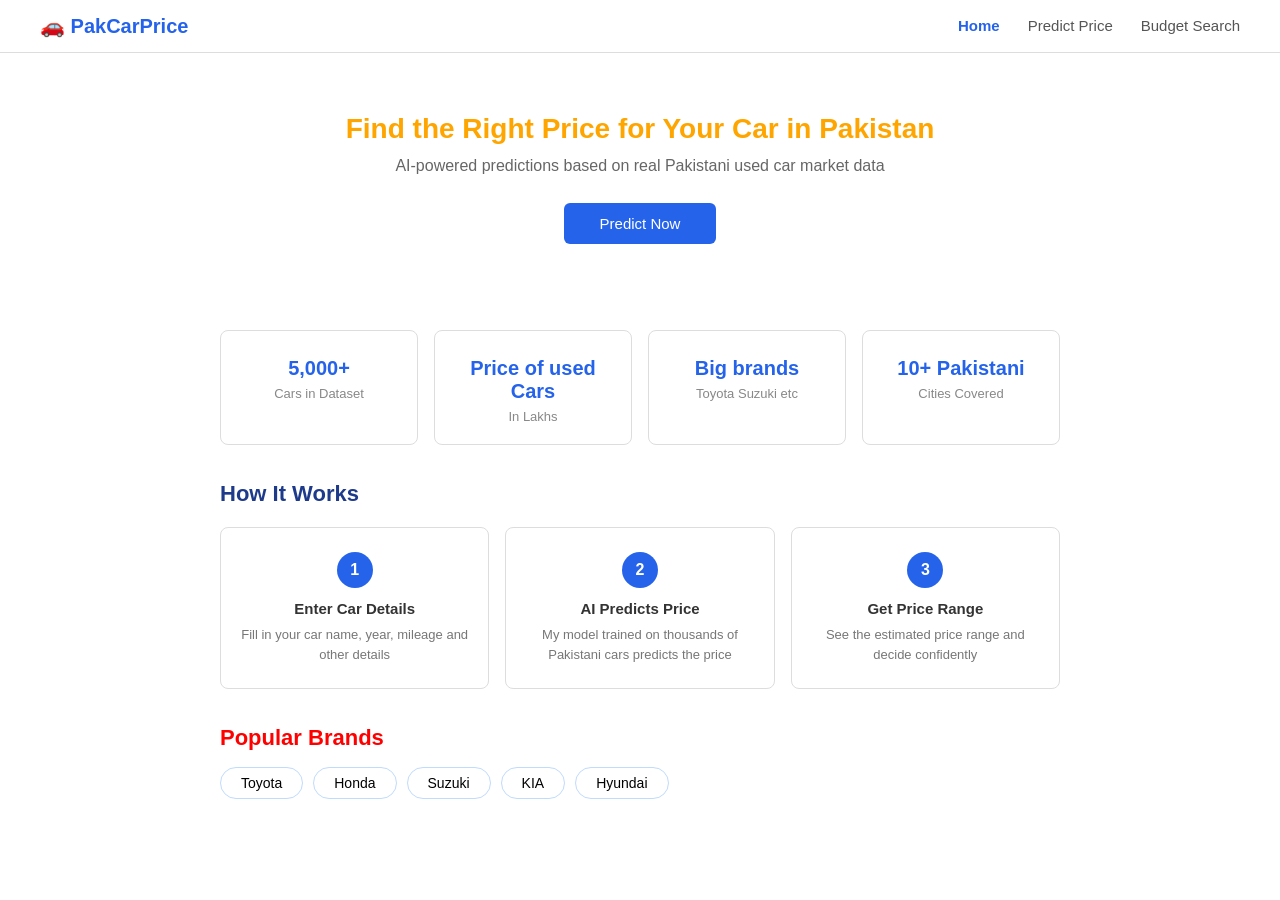
<file: index.html>
<!DOCTYPE html>
<html lang="en">
<head>
    <meta charset="UTF-8">
    <meta name="viewport" content="width=device-width, initial-scale=1.0">
    <title>Pakistan Car Price Predictor</title>
    <link rel="stylesheet" href="style.css">
</head>
<body>


    <nav class="navbar">
        <div class="nav-logo">🚗 PakCarPrice</div>
        <ul class="nav-links">
            <li><a href="#home" class="active">Home</a></li>
            <li><a href="predict.html">Predict Price</a></li>
        
            <li><a href="budget.html">Budget Search</a></li>
           
        </ul>
    </nav>

    
    <section id="home">
        <div class="hero">
            <h1>Find the Right Price for Your Car in Pakistan</h1>
            <p>AI-powered predictions based on real Pakistani used car market data</p>
            <a href="predict.html" class="btn">Predict Now</a>
        </div>

      
        <div class="stats-grid">
            <div class="stat-card">
                <span class="stat-icon"></span>
                <span class="stat-number">5,000+</span>
                <span class="stat-label">Cars in Dataset</span>
            </div>
            <div class="stat-card">
                <span class="stat-icon"></span>
                <span class="stat-number">Price of used Cars</span>
                <span class="stat-label">In Lakhs</span>
            </div>
            <div class="stat-card">
                <span class="stat-icon"></span>
                <span class="stat-number">Big brands</span>
                <span class="stat-label">Toyota Suzuki etc</span>
            </div>
            <div class="stat-card">
                <span class="stat-icon"></span>
                <span class="stat-number">10+ Pakistani</span>
                <span class="stat-label">Cities Covered</span>
            </div>
        </div>

        
        <div class="how-section">
            <h2>How It Works</h2>
            <div class="steps-grid">
                <div class="step">
                    <div class="step-number">1</div>
                    <h3>Enter Car Details</h3>
                    <p>Fill in your car name, year, mileage and other details</p>
                </div>
                <div class="step">
                    <div class="step-number">2</div>
                    <h3>AI Predicts Price</h3>
                    <p>My model trained on thousands of Pakistani cars predicts the price</p>
                </div>
                <div class="step">
                    <div class="step-number">3</div>
                    <h3>Get Price Range</h3>
                    <p>See the estimated price range and decide confidently</p>
                </div>
            </div>
        </div>

        
        <div class="brands-section">
            <h2>Popular Brands</h2>
            <div class="brands-list">
                <span class="brand">Toyota</span>
                <span class="brand">Honda</span>
                <span class="brand">Suzuki</span>
                <span class="brand">KIA</span>
                <span class="brand">Hyundai</span>
            </div>
        </div>

    </section>

   
</body>
</html>
</file>
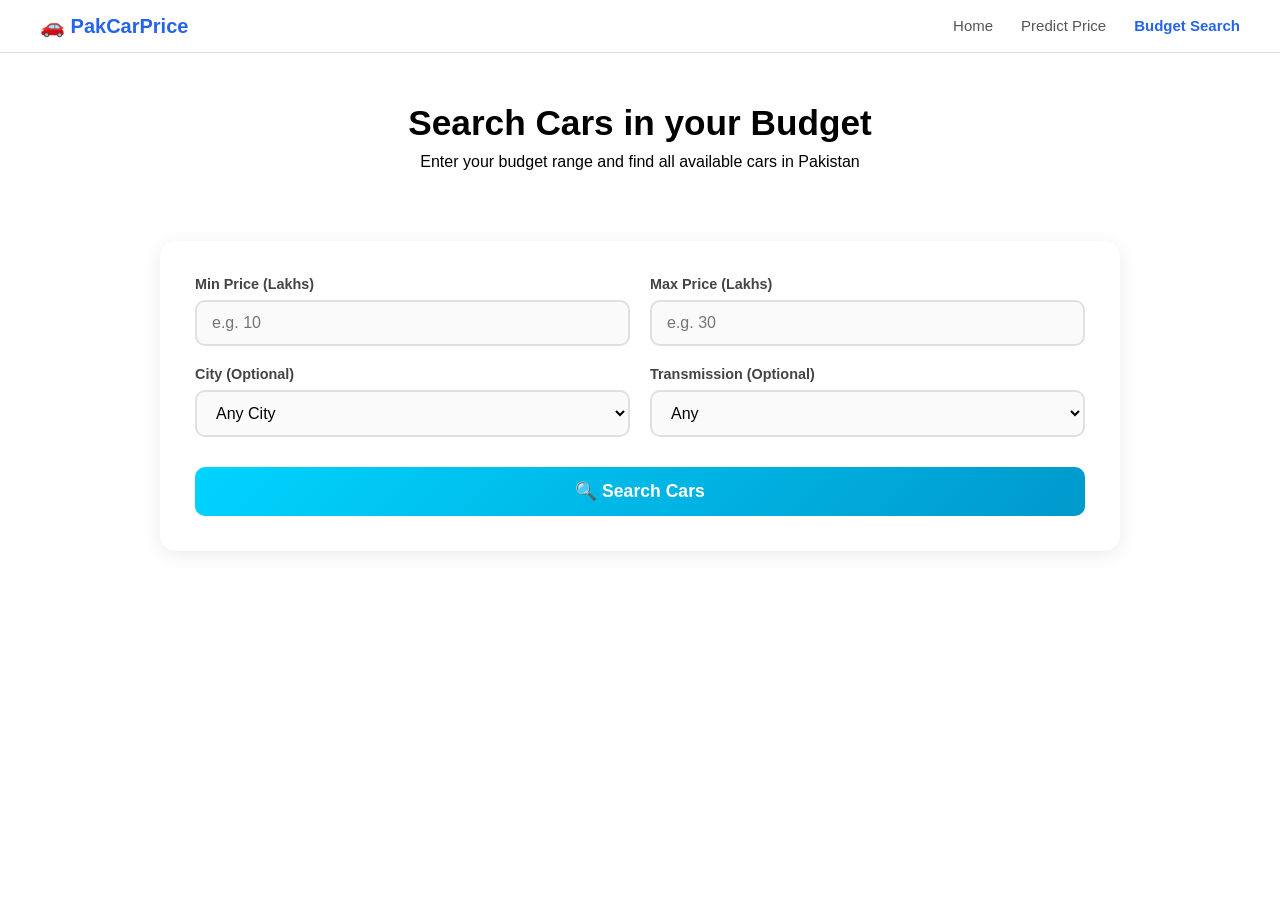
<file: budget.html>
<!DOCTYPE html>
<html lang="en">
<head>
    <meta charset="UTF-8">
    <meta name="viewport" content="width=device-width, initial-scale=1.0">
    <title>Budget Search - PakCarPrice</title>
    <link rel="stylesheet" href="style.css">
    <link rel="stylesheet" href="style2.css">
</head>
<body>

   
    <nav class="navbar">
        <div class="nav-logo">🚗 PakCarPrice</div>
        <ul class="nav-links">
            <li><a href="index.html">Home</a></li>
            <li><a href="predict.html">Predict Price</a></li>
            
            <li><a href="budget.html" class="active">Budget Search</a></li>
          
        </ul>
    </nav>

  
    <div class="page-title">
        <h1>Search Cars in your Budget</h1>
        <p>Enter your budget range and find all available cars in Pakistan</p>
    </div>

    
    <div class="budget-wrapper">
        <div class="budget-form">

           
            <div class="form-row">
                <div class="form-group">
                    <label for="min-price">Min Price (Lakhs)</label>
                    <input type="number" id="min-price" placeholder="e.g. 10" min="1">
                </div>
                <div class="form-group">
                    <label for="max-price">Max Price (Lakhs)</label>
                    <input type="number" id="max-price" placeholder="e.g. 30" min="1">
                </div>
            </div>

            <div class="form-row">
                <div class="form-group">
                    <label for="budget-city">City (Optional)</label>
                    <select id="budget-city">
                        <option value="">Any City</option>
                        <option>Karachi</option>
                        <option>Lahore</option>
                        <option>Islamabad</option>
                        <option>Rawalpindi</option>
                        <option>Peshawar</option>
                        <option>Quetta</option>
                        <option>Faisalabad</option>
                        <option>Multan</option>
                    </select>
                </div>
                <div class="form-group">
                    <label for="budget-transmission">Transmission (Optional)</label>
                    <select id="budget-transmission">
                        <option value="">Any</option>
                        <option>Manual</option>
                        <option>Automatic</option>
                    </select>
                </div>
            </div>

            <button class="btn-search" onclick="searchByBudget()">🔍 Search Cars</button>
        </div>

        <div id="results-section" class="results-section" style="display:none;">
            <div class="results-header">
                <h2>Results</h2>
                <span id="results-count" class="results-count"></span>
            </div>

           
            <div id="loading" class="loading" style="display:none;">
                <div class="spinner"></div>
                <p>Searching cars...</p>
            </div>

            
            <div id="cars-grid" class="cars-grid"></div>

            <div id="no-results" class="no-results" style="display:none;">
                
                <p>No cars found in this budget range.</p>
                <small>Try widening your price range.</small>
            </div>
        </div>

    </div>

 

    <script src="budget.js"></script>
</body>
</html>
</file>
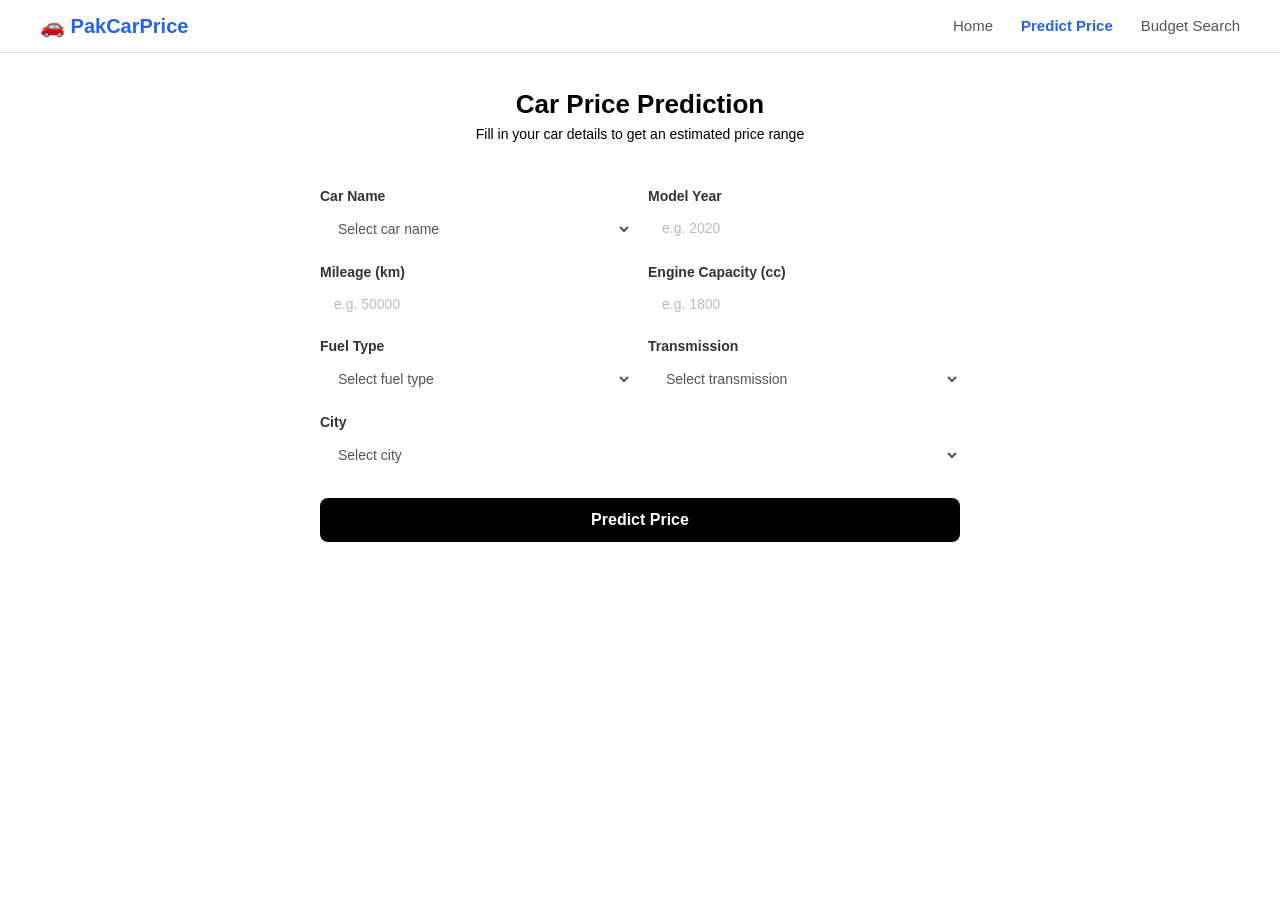
<file: predict.html>
<!DOCTYPE html>
<html lang="en">
<head>
    <meta charset="UTF-8">
    <meta name="viewport" content="width=device-width, initial-scale=1.0">
    <title>Predict Price - PakCarPrice</title>
    <link rel="stylesheet" href="style1.css">
    <link rel="stylesheet" href="style.css">
</head>
<body>

  
    <nav class="navbar">
        <div class="nav-logo">🚗 PakCarPrice</div>
        <ul class="nav-links">
            <li><a href="index.html">Home</a></li>
            <li><a href="predict.html" class="active">Predict Price</a></li>
           
            <li><a href="budget.html">Budget Search</a></li>
         
        </ul>
    </nav>

   
    <div class="page-title">
        <h1>Car Price Prediction</h1>
        <p>Fill in your car details to get an estimated price range</p>
    </div>

    
    <div class="form-wrapper">
        <form id="predict-form">

            <div class="form-row">
                <div class="form-group">
                    <label for="car-name">Car Name</label>
                    <select id="car-name" required>
                        <option value="">Select car name</option>
                        <option>Toyota Yaris</option>
                        <option>Honda Civic</option>
                        <option>BMW 5</option>
                        <option>Audi A6</option>
                        <option>Toyota Corolla</option>
                        <option>Suzuki Alto</option>
                        <option>Suzuki Swift</option>
                        <option>Chery Tiggo</option>
                        <option>Hyundai Elantra</option>
                        <option>Nissan Dayz</option>
                        <option>Toyota Vitz</option>
                        <option>Suzuki Liana</option>
                        <option>Suzuki Wagon</option>
                        <option>Toyota Corona</option>
                        <option>Toyota Land</option>
                        <option>Toyota Hilux</option>
                        <option>Daihatsu Cuore</option>
                        <option>Suzuki Spacia</option>
                        <option>Suzuki Every</option>
                        <option>Toyota Raize</option>
                        <option>Suzuki Kei</option>
                        <option>Haval H6</option>
                        <option>Suzuki Khyber</option>
                        <option>Toyota Passo</option>
                        <option>Toyota Aqua</option>
                        <option>Suzuki Hustler</option>
                        <option>Toyota C-HR</option>
                        <option>Honda City</option>
                        <option>KIA Sportage</option>
                        <option>Toyota Premio</option>
                        <option>Mitsubishi Pajero</option>
                        <option>Toyota Mark</option>
                        <option>Suzuki Mehran</option>
                        <option>Audi A4</option>
                        <option>Changan Karvaan</option>
                        <option>MG ZS</option>
                        <option>MG HS</option>
                        <option>FAW Carrier</option>
                        <option>Honda BR-V</option>
                        <option>Hyundai Sonata</option>
                        <option>Honda Accord</option>
                        <option>Hyundai Tucson</option>
                        <option>Honda Zest</option>
                        <option>Sogo Pickup</option>
                        <option>Hyundai Santa</option>
                        <option>Toyota Fortuner</option>
                        <option>Daihatsu Hijet</option>
                        <option>Honda Vezel</option>
                        <option>Daihatsu Mira</option>
                        <option>Changan Oshan</option>
                        <option>Suzuki FX</option>
                        <option>Toyota Starlet</option>
                        <option>Toyota Prado</option>
                        <option>Toyota Prius</option>
                        <option>Prince Pearl</option>
                        <option>Mercedes Benz</option>
                        <option>Mitsubishi EK</option>
                        <option>Honda Life</option>
                        <option>Suzuki Cultus</option>
                        <option>JAC T9</option>
                        <option>DFSK Glory</option>
                        <option>Daihatsu Taft</option>
                        <option>Daihatsu Charade</option>
                        <option>Daihatsu Storia</option>
                        <option>Daihatsu Atrai</option>
                        <option>Chery QQ</option>
                        <option>Audi A5</option>
                        <option>Nissan Moco</option>
                        <option>Suzuki Ravi</option>
                        <option>Toyota Sienta</option>
                        <option>Suzuki Cervo</option>
                        <option>Hyundai Santro</option>
                        <option>Toyota Harrier</option>
                        <option>Suzuki Jimny</option>
                        <option>KIA Picanto</option>
                        <option>Daihatsu Rocky</option>
                        <option>Subaru Stella</option>
                        <option>Nissan Note</option>
                        <option>Lexus RX</option>
                        <option>Changan Alsvin</option>
                        <option>Suzuki Bolan</option>
                        <option>KIA Classic</option>
                        <option>Daewoo Racer</option>
                        <option>KIA Stonic</option>
                        <option>Mitsubishi Mirage</option>
                        <option>Toyota Probox</option>
                        <option>Toyota Porte</option>
                        <option>Nissan Serena</option>
                        <option>Nissan AD</option>
                        <option>Suzuki Ciaz</option>
                        <option>Honda Freed</option>
                        <option>Daihatsu Move</option>
                        <option>Toyota Pixis</option>
                        <option>Nissan Juke</option>
                        <option>Mazda Scrum</option>
                        <option>FAW X-PV</option>
                        <option>Honda Grace</option>
                        <option>Honda N</option>
                        <option>Honda Vamos</option>
                        <option>Haval Jolion</option>
                        <option>Suzuki Baleno</option>
                        <option>Proton X70</option>
                        <option>BMW 3</option>
                        <option>BAIC BJ40</option>
                        <option>Nissan Clipper</option>
                        <option>Mazda Carol</option>
                        <option>Nissan Tiida</option>
                        <option>Daihatsu Cast</option>
                        <option>Suzuki Xbee</option>
                        <option>Honda Insight</option>
                        <option>Audi A3</option>
                        <option>Honda Thats</option>
                        <option>KIA Spectra</option>
                        <option>Toyota Platz</option>
                        <option>Toyota Town</option>
                        <option>Toyota Belta</option>
                        <option>Honda Airwave</option>
                        <option>Toyota Crown</option>
                        <option>Cadillac Escalade</option>
                        <option>Suzuki Margalla</option>
                        <option>Mitsubishi Lancer</option>
                        <option>Ford Crown</option>
                        <option>Honda Fit</option>
                        <option>Nissan Sunny</option>
                        <option>Mitsubishi Ek</option>
                        <option>JW Forland</option>
                        <option>Honda HR-V</option>
                        <option>Adam Revo</option>
                        <option>Nissan Navara</option>
                        <option>Subaru Pleo</option>
                        <option>Nissan Otti</option>
                        <option>Toyota Tundra</option>
                        <option>Toyota Aygo</option>
                        <option>Nissan Kicks</option>
                        <option>Toyota Surf</option>
                        <option>Jetour Dashing</option>
                        <option>Suzuki Vitara</option>
                        <option>Jeep M</option>
                        <option>Ford F</option>
                        <option>Daihatsu Boon</option>
                        <option>Nissan Patrol</option>
                        <option>Toyota Hiace</option>
                        <option>Peugeot 2008</option>
                        <option>Toyota Allion</option>
                        <option>SsangYong Stavic</option>
                        <option>Suzuki Potohar</option>
                        <option>BMW 2</option>
                        <option>Toyota Voxy</option>
                        <option>Chevrolet Exclusive</option>
                        <option>FAW V2</option>
                        <option>KIA Sorento</option>
                        <option>Ferrari Roma</option>
                        <option>Mazda B2200</option>
                        <option>Honda Inspire</option>
                        <option>Mazda RX8</option>
                        <option>Mitsubishi Fto</option>
                        <option>Datsun 120</option>
                        <option>Mazda 323</option>
                        <option>Mazda Flair</option>
                        <option>Hyundai H-100</option>
                        <option>Toyota Rav4</option>
                        <option>Mazda 626</option>
                        <option>Chevrolet Joy</option>
                        <option>Nissan Skyline</option>
                        <option>Proton Saga</option>
                        <option>Dongfeng Box</option>
                        <option>Nissan March</option>
                        <option>Chevrolet Optra</option>
                        <option>Lexus LX</option>
                        <option>Jeep Cj</option>
                        <option>Hyundai Excel</option>
                        <option>Daihatsu Tanto</option>
                        <option>Toyota Roomy</option>
                        <option>Toyota Camry</option>
                        <option>Bentley Continental</option>
                        <option>Honda Acty</option>
                        <option>Master Foton</option>
                        <option>Range Rover</option>
                        <option>Sokon Mpv</option>
                        <option>Honda Cross</option>
                    </select>
                </div>

                <div class="form-group">
                    <label for="model-year">Model Year</label>
                    <input type="number" id="model-year" placeholder="e.g. 2020" min="1990" max="2026" required>
                </div>
            </div>

           
            <div class="form-row">
                <div class="form-group">
                    <label for="mileage">Mileage (km)</label>
                    <input type="number" id="mileage" placeholder="e.g. 50000" required>
                </div>

                <div class="form-group">
                    <label for="engine">Engine Capacity (cc)</label>
                    <input type="number" id="engine" placeholder="e.g. 1800" required>
                </div>
            </div>

           
            <div class="form-row">
                <div class="form-group">
                    <label for="fuel">Fuel Type</label>
                    <select id="fuel" required>
                        <option value="">Select fuel type</option>
                        <option>Petrol</option>
                        <option>Diesel</option>
                        <option>Hybrid</option>
                        <option>Electric</option>
                        <option>CNG</option>
                    </select>
                </div>

                <div class="form-group">
                    <label for="transmission">Transmission</label>
                    <select id="transmission" required>
                        <option value="">Select transmission</option>
                        <option>Manual</option>
                        <option>Automatic</option>
                    </select>
                </div>
            </div>

            <div class="form-row">
                <div class="form-group full-width">
                    <label for="city">City</label>
                    <select id="city" required>
                        <option value="">Select city</option>
                        <option>Karachi</option>
                        <option>Lahore</option>
                        <option>Islamabad</option>
                        <option>Rawalpindi</option>
                        <option>Peshawar</option>
                        <option>Quetta</option>
                        <option>Faisalabad</option>
                        <option>Multan</option>
                    </select>
                </div>
            </div>

          
            <button type="submit" class="btn-predict">Predict Price</button>

        </form>

       
        <div class="result-box" id="result-box">
            <h3>Estimated Price</h3>
            <div class="result-price" id="result-price">IN PKR</div>
            <div class="result-range" id="result-range">Range: -- Lakhs – -- Lakhs</div>
           
        </div>

    </div>

    
   

    <script src="script.js"></script>
</body>
</html>
</file>
<file: style.css>
* {
    margin: 0;
    padding: 0;
    box-sizing: border-box;
}

body {
    font-family: Arial, sans-serif;
    background:white;
    color: #333;
    
}


.navbar {
    display: flex;
    justify-content: space-between;
    align-items: center;
    background: #fff;
    padding: 14px 40px;
    border-bottom: 1px solid #ddd;
    position: sticky;
    top: 0;
    z-index: 100;
}

.nav-logo {
    font-size: 20px;
    font-weight: bold;
    color: #2563eb;
}

.nav-links {
    list-style: none;
    display: flex;
    gap: 28px;
}

.nav-links a {
    text-decoration: none;
    color: #555;
    font-size: 15px;
}

.nav-links a:hover,
.nav-links a.active {
    color: #2563eb;
    font-weight: bold;
}


.hero {
    text-align: center;
    background: #fff;
    padding: 60px 20px 50px;
}

.hero h1 {
    font-size: 28px;
    color: orange;
    margin-bottom: 12px;
}

.hero p {
    font-size: 16px;
    color: #666;
    margin-bottom: 28px;
}

.btn {
    display: inline-block;
    background: #2563eb;
    color: #fff;
    padding: 12px 36px;
    border-radius: 6px;
    text-decoration: none;
    font-size: 15px;
}

.btn:hover {
    background: #1d4ed8;
}


.stats-grid {
    display: grid;
    grid-template-columns: repeat(4, 1fr);
    gap: 16px;
    max-width: 880px;
    margin: 36px auto;
    padding: 0 20px;
}

.stat-card {
    background: white ;
    border: 1px solid #ddd;
    border-radius: 8px;
    padding: 20px 16px;
    text-align: center;
    display: flex;
    flex-direction: column;
    gap: 6px;
}

.stat-icon {
    font-size: 26px;
}

.stat-number {
    font-size: 20px;
    font-weight: bold;
    color: #2563eb;
}

.stat-label {
    font-size: 13px;
    color: #888;
}


.how-section {
    max-width: 880px;
    margin: 0 auto 36px;
    padding: 0 20px;
}

.how-section h2 {
    font-size: 22px;
    color: #1e3a8a;
    margin-bottom: 20px;
}

.steps-grid {
    display: grid;
    grid-template-columns: repeat(3, 1fr);
    gap: 16px;
}

.step {
    background: #fff;
    border: 1px solid #ddd;
    border-radius: 8px;
    padding: 24px 16px;
    text-align: center;
}

.step-number {
    width: 36px;
    height: 36px;
    background: #2563eb;
    color: #fff;
    border-radius: 50%;
    display: flex;
    align-items: center;
    justify-content: center;
    font-weight: bold;
    font-size: 16px;
    margin: 0 auto 12px;
}

.step h3 {
    font-size: 15px;
    margin-bottom: 8px;
}

.step p {
    font-size: 13px;
    color: #777;
    line-height: 1.5;
}

.brands-section {
    max-width: 880px;
    margin: 0 auto 40px;
    padding: 0 20px;
}

.brands-section h2 {
    font-size: 22px;
    color: red;
    margin-bottom: 16px;
}

.brands-list {
    display: flex;
    flex-wrap: wrap;
    gap: 10px;
}

.brand {
    background:white ;
    color: black;
    border: 1px solid #bfdbfe;
    padding: 7px 20px;
    border-radius: 20px;
    font-size: 14px;
}


footer {
    text-align: center;
    padding: 20px;
    background: #fff;
    border-top: 1px solid #ddd;
    font-size: 13px;
    color: #999;
}


@media (max-width: 768px) {
    .stats-grid {
        grid-template-columns: repeat(2, 1fr);
    }
    .steps-grid {
        grid-template-columns: 1fr;
    }
    .navbar {
        flex-direction: column;
        gap: 12px;
        padding: 14px 20px;
    }
    .nav-links {
        gap: 16px;
        flex-wrap: wrap;
        justify-content: center;
    }
}
</file>
<file: style2.css>
.page-title {
    text-align: center;
    padding: 50px 20px 30px;
   
    color: white;
}

.page-title h1 {
    font-size: 2.2rem;
    margin-bottom: 10px;
    color:black;
}

.page-title p {
    color: black;
    font-size: 1rem;
}


.budget-wrapper {
    max-width: 1000px;
    margin: 40px auto;
    padding: 0 20px;
}

.budget-form {
    background: #fff;
    border-radius: 16px;
    padding: 35px;
    box-shadow: 0 4px 20px rgba(0,0,0,0.08);
    margin-bottom: 40px;
}

.form-row {
    display: flex;
    gap: 20px;
    margin-bottom: 20px;
}

.form-group {
    flex: 1;
    display: flex;
    flex-direction: column;
    gap: 8px;
}

.form-group label {
    font-size: 0.9rem;
    font-weight: 600;
    color: #444;
}

.form-group input,
.form-group select {
    padding: 12px 15px;
    border: 2px solid #e0e0e0;
    border-radius: 10px;
    font-size: 1rem;
    outline: none;
    transition: border-color 0.2s;
    background: #fafafa;
}

.form-group input:focus,
.form-group select:focus {
    border-color: #00d4ff;
    background: #fff;
}

.btn-search {
    width: 100%;
    padding: 14px;
    background: linear-gradient(135deg, #00d4ff, #0099cc);
    color: white;
    border: none;
    border-radius: 10px;
    font-size: 1.1rem;
    font-weight: 600;
    cursor: pointer;
    margin-top: 10px;
    transition: opacity 0.2s, transform 0.1s;
}

.btn-search:hover {
    opacity: 0.9;
    transform: translateY(-1px);
}


.results-section {
    margin-top: 10px;
}

.results-header {
    display: flex;
    align-items: center;
    justify-content: space-between;
    margin-bottom: 20px;
}

.results-header h2 {
    font-size: 1.5rem;
    color: #1a1a2e;
}

.results-count {
    background: #e8f8ff;
    color: #0099cc;
    padding: 5px 14px;
    border-radius: 20px;
    font-size: 0.9rem;
    font-weight: 600;
}

.cars-grid {
    display: grid;
    grid-template-columns: repeat(auto-fill, minmax(280px, 1fr));
    gap: 20px;
}

.car-card {
    background: #fff;
    border-radius: 14px;
    padding: 22px;
    box-shadow: 0 2px 12px rgba(0,0,0,0.07);
    border: 1px solid #f0f0f0;
    transition: transform 0.2s, box-shadow 0.2s;
}

.car-card:hover {
    transform: translateY(-4px);
    box-shadow: 0 8px 24px rgba(0,0,0,0.12);
}

.car-card-header {
    display: flex;
    justify-content: space-between;
    align-items: flex-start;
    margin-bottom: 14px;
}

.car-name {
    font-size: 1.05rem;
    font-weight: 700;
    color: #1a1a2e;
}

.car-year {
    font-size: 0.85rem;
    color: #888;
    margin-top: 2px;
}

.car-price {
    background: linear-gradient(135deg, #00d4ff, #0099cc);
    color: white;
    padding: 6px 12px;
    border-radius: 20px;
    font-size: 0.9rem;
    font-weight: 700;
    white-space: nowrap;
}

.car-details {
    display: flex;
    flex-direction: column;
    gap: 7px;
}

.car-detail-item {
    display: flex;
    align-items: center;
    gap: 8px;
    font-size: 0.88rem;
    color: #555;
}

.car-detail-item span:first-child {
    font-size: 1rem;
}


.loading {
    text-align: center;
    padding: 40px;
    color: #888;
}

.spinner {
    width: 40px;
    height: 40px;
    border: 4px solid #e0e0e0;
    border-top: 4px solid #00d4ff;
    border-radius: 50%;
    animation: spin 0.8s linear infinite;
    margin: 0 auto 15px;
}

@keyframes spin {
    to { transform: rotate(360deg); }
}


.no-results {
    text-align: center;
    padding: 60px 20px;
    color: #888;
}

.no-results span {
    font-size: 3rem;
    display: block;
    margin-bottom: 10px;
}

.no-results p {
    font-size: 1.1rem;
    margin-bottom: 5px;
}


@media (max-width: 600px) {
    .form-row {
        flex-direction: column;
    }

    .cars-grid {
        grid-template-columns: 1fr;
    }

    .page-title h1 {
        font-size: 1.6rem;
    }
}
</file>
<file: style1.css>
.page-title {
    text-align: center;
    padding: 36px 20px 16px;
    background:white ;
}

.page-title h1 {
    font-size: 26px;
    color: black;
    margin-bottom: 6px;
}

.page-title p {
    font-size: 14px;
    color: black;
}


.form-wrapper {
    max-width: 680px;
    margin: 30px auto 50px;
    padding: 0 20px;
}


.form-row {
    display: grid;
    grid-template-columns: 1fr 1fr;
    gap: 16px;
    margin-bottom: 16px;
}

.form-group {
    display: flex;
    flex-direction: column;
    gap: 6px;
}

.form-group.full-width {
    grid-column: 1 / -1;
}


.form-group label {
    font-size: 14px;
    color:balck;
    font-weight: bold;
}


.form-wrapper input,
.form-wrapper select {
    width: 100%;
    padding: 10px 14px;
    border: none;
    border-radius: 8px;
    background:white;
    color: #555;
    font-size: 14px;
    font-family: Arial, sans-serif;
    outline: none;
}

.form-wrapper input:focus,
.form-wrapper select:focus {
    background: white;
    box-shadow: 0 0 0 2px black;
}

.form-wrapper input::placeholder {
    color: #bbb;
}

.btn-predict {
    width: 100%;
    padding: 13px;
    margin-top: 8px;
    background: black;
    color: #fff;
    border: none;
    border-radius: 8px;
    font-size: 16px;
    font-weight: bold;
    cursor: pointer;
    font-family: Arial, sans-serif;
}




.result-box {
    display: none;
    margin-top: 24px;
    background: cyan;
    border: 1px solid lightblue;
    border-radius: 10px;
    padding: 24px;
    text-align: center;
}

.result-box.show {
    display: block;
}

.result-box h3 {
    font-size: 16px;
    color: #9b4457;
    margin-bottom: 10px;
}

.result-price {
    font-size: 32px;
    font-weight: bold;
    color: #e05c78;
    margin-bottom: 6px;
}

.result-range {
    font-size: 15px;
    color: #7b2d3e;
    margin-bottom: 10px;
}

.result-note {
    font-size: 12px;
    color: #b07080;
}


@media (max-width: 600px) {
    .form-row {
        grid-template-columns: 1fr;
    }
}
</file>
